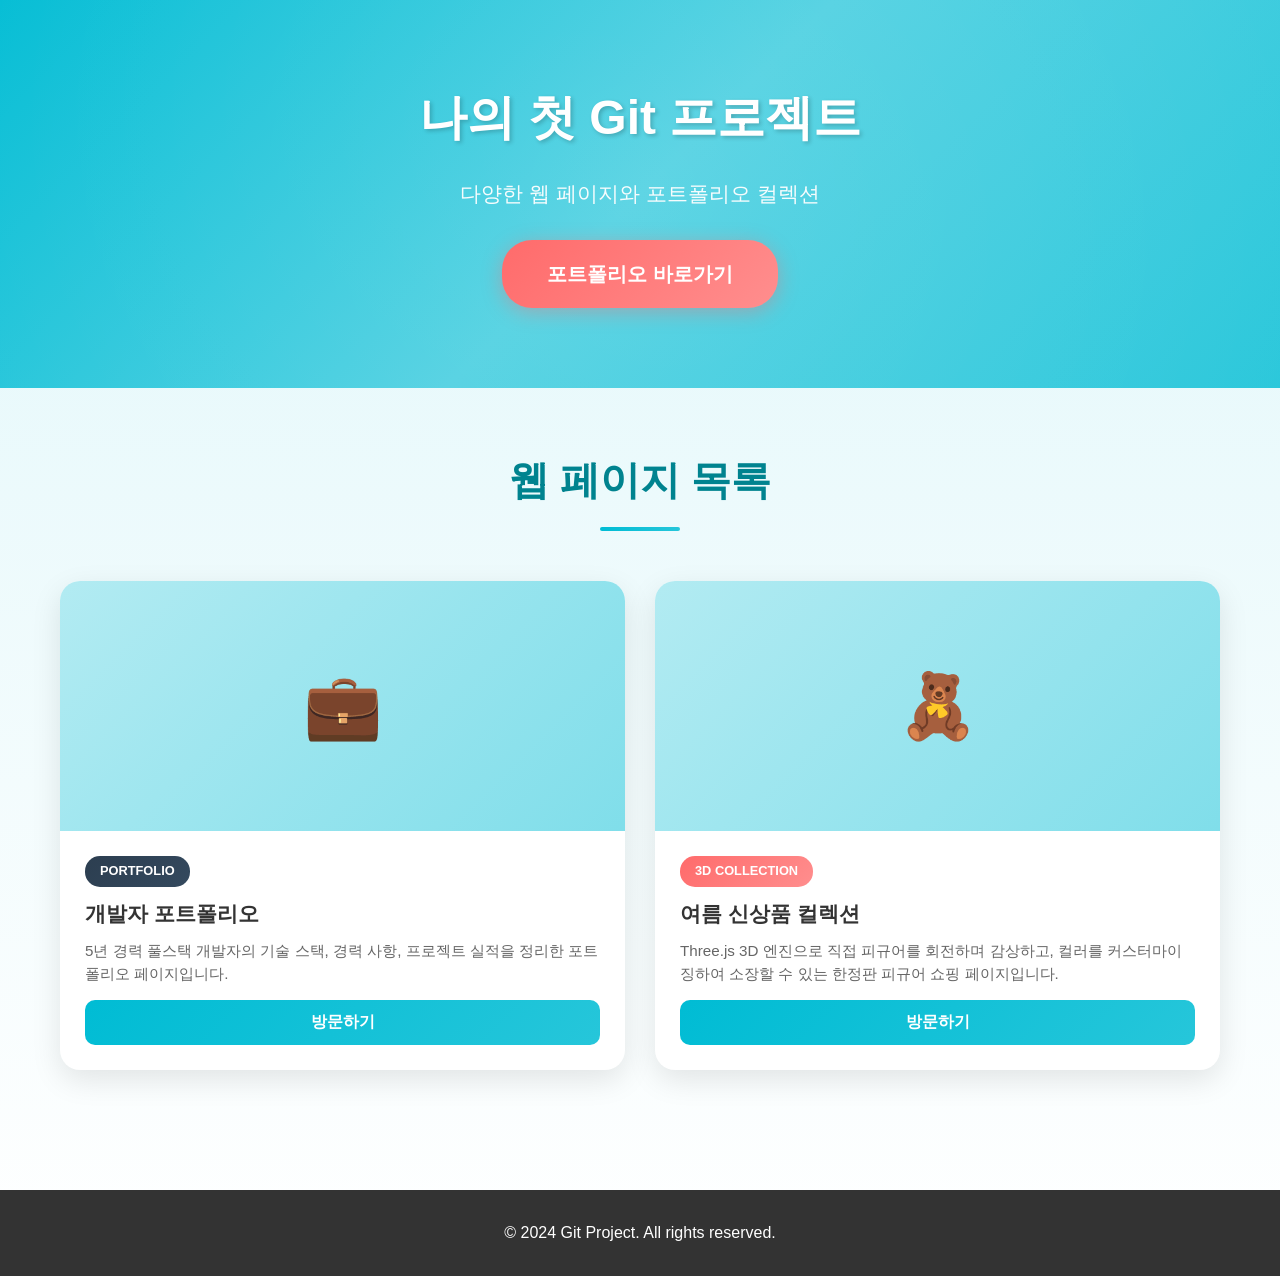
<file: index.html>
<!DOCTYPE html>
<html lang="ko">
  <head>
    <meta charset="UTF-8">
    <meta name="viewport" content="width=device-width, initial-scale=1.0">
    <title>Hello Git! - 나의 첫 Git 프로젝트</title>
    <link rel="stylesheet" href="style.css">
  </head>
  <body>
    <div class="hero">
        <div class="hero-content">
            <h1>나의 첫 Git 프로젝트</h1>
            <p>다양한 웹 페이지와 포트폴리오 컬렉션</p>
            <a href="portfolio.html" class="cta-button highlight">포트폴리오 바로가기</a>
        </div>
    </div>
    
    <div class="container">
        <h2 class="section-title">웹 페이지 목록</h2>
        
        <div class="products-grid">
            <!-- 개발자 포트폴리오 카드 -->
            <div class="product-card">
                <div class="product-image">💼</div>
                <div class="product-info">
                    <span class="product-badge" style="background: linear-gradient(135deg, #2c3e50 0%, #34495e 100%);">PORTFOLIO</span>
                    <h3 class="product-name">개발자 포트폴리오</h3>
                    <p class="product-description">5년 경력 풀스택 개발자의 기술 스택, 경력 사항, 프로젝트 실적을 정리한 포트폴리오 페이지입니다.</p>
                    <a href="portfolio.html" style="text-decoration: none;">
                        <button class="buy-button">방문하기</button>
                    </a>
                </div>
            </div>

            <!-- 여름 컬렉션 카드 -->
            <div class="product-card">
                <div class="product-image">🧸</div>
                <div class="product-info">
                    <span class="product-badge">3D COLLECTION</span>
                    <h3 class="product-name">여름 신상품 컬렉션</h3>
                    <p class="product-description">Three.js 3D 엔진으로 직접 피규어를 회전하며 감상하고, 컬러를 커스터마이징하여 소장할 수 있는 한정판 피규어 쇼핑 페이지입니다.</p>
                    <a href="summer-collection.html" style="text-decoration: none;">
                        <button class="buy-button">방문하기</button>
                    </a>
                </div>
            </div>
        </div>
    </div>

    <footer>
        <p>© 2024 Git Project. All rights reserved.</p>
    </footer>
  </body>
</html>
</file>
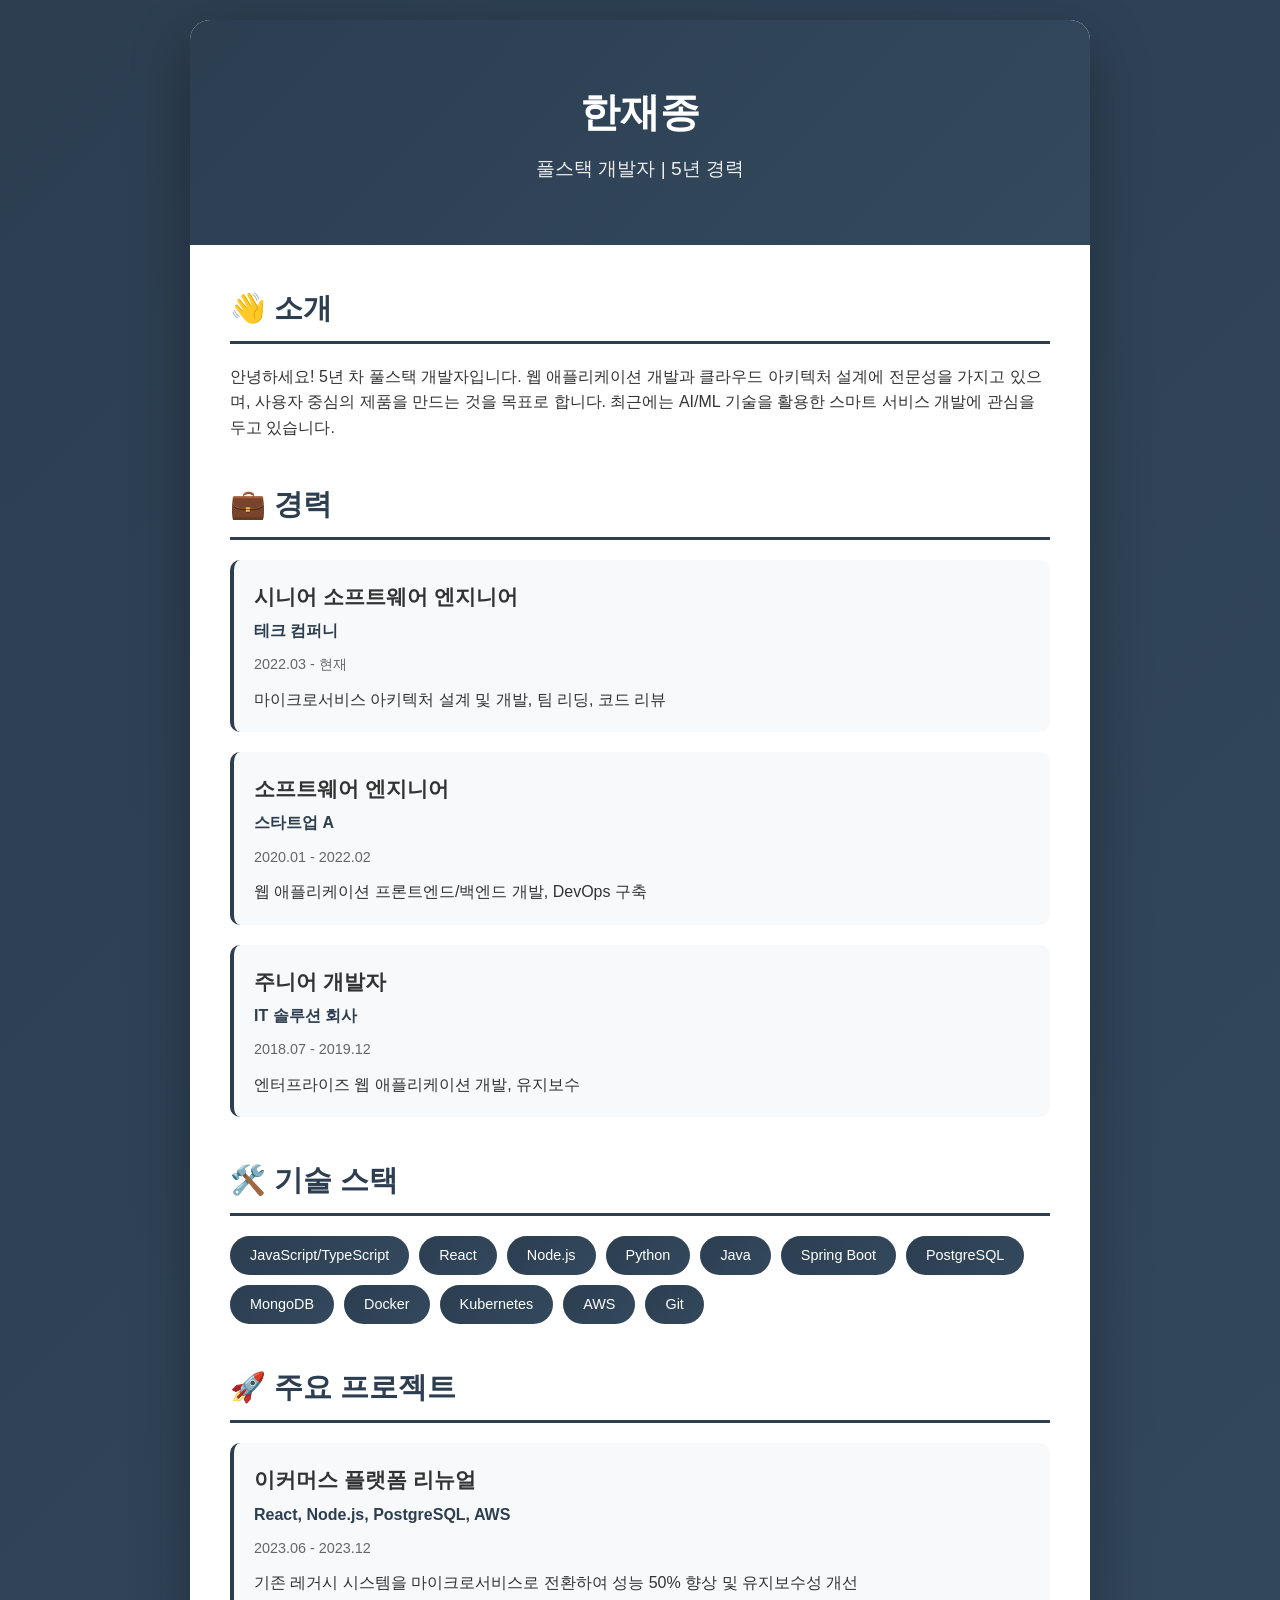
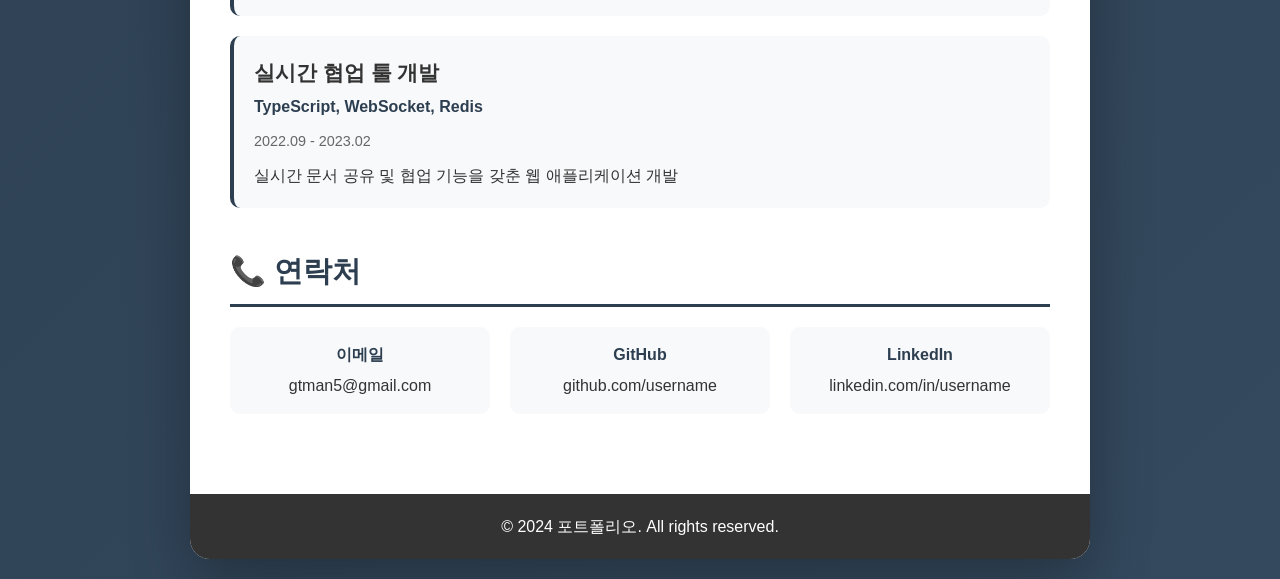
<file: portfolio.html>
<!DOCTYPE html>
<html lang="ko">
<head>
    <meta charset="UTF-8">
    <meta name="viewport" content="width=device-width, initial-scale=1.0">
    <title>개발자 포트폴리오</title>
    <style>
        * {
            margin: 0;
            padding: 0;
            box-sizing: border-box;
        }

        body {
            font-family: 'Segoe UI', Tahoma, Geneva, Verdana, sans-serif;
            line-height: 1.6;
            color: #333;
            background: linear-gradient(135deg, #2c3e50 0%, #34495e 100%);
            min-height: 100vh;
            padding: 20px;
        }

        .container {
            max-width: 900px;
            margin: 0 auto;
            background: white;
            border-radius: 20px;
            box-shadow: 0 20px 60px rgba(0, 0, 0, 0.3);
            overflow: hidden;
        }

        header {
            background: linear-gradient(135deg, #2c3e50 0%, #34495e 100%);
            color: white;
            padding: 60px 40px;
            text-align: center;
        }

        header h1 {
            font-size: 2.5em;
            margin-bottom: 10px;
        }

        header p {
            font-size: 1.2em;
            opacity: 0.9;
        }

        .content {
            padding: 40px;
        }

        section {
            margin-bottom: 40px;
        }

        section h2 {
            color: #2c3e50;
            font-size: 1.8em;
            margin-bottom: 20px;
            padding-bottom: 10px;
            border-bottom: 3px solid #2c3e50;
        }

        .experience-item, .project-item {
            background: #f8f9fa;
            padding: 20px;
            border-radius: 10px;
            margin-bottom: 20px;
            border-left: 4px solid #2c3e50;
        }

        .experience-item h3, .project-item h3 {
            color: #333;
            font-size: 1.3em;
            margin-bottom: 5px;
        }

        .experience-item .company, .project-item .tech {
            color: #2c3e50;
            font-weight: 600;
            margin-bottom: 10px;
        }

        .experience-item .period, .project-item .period {
            color: #666;
            font-size: 0.9em;
            margin-bottom: 10px;
        }

        .skills {
            display: flex;
            flex-wrap: wrap;
            gap: 10px;
        }

        .skill-tag {
            background: linear-gradient(135deg, #2c3e50 0%, #34495e 100%);
            color: white;
            padding: 8px 20px;
            border-radius: 20px;
            font-size: 0.9em;
        }

        .contact-info {
            display: grid;
            grid-template-columns: repeat(auto-fit, minmax(200px, 1fr));
            gap: 20px;
        }

        .contact-item {
            background: #f8f9fa;
            padding: 15px;
            border-radius: 10px;
            text-align: center;
        }

        .contact-item strong {
            color: #2c3e50;
            display: block;
            margin-bottom: 5px;
        }

        footer {
            background: #333;
            color: white;
            text-align: center;
            padding: 20px;
        }

        @media (max-width: 600px) {
            header {
                padding: 40px 20px;
            }

            header h1 {
                font-size: 2em;
            }

            .content {
                padding: 20px;
            }
        }
    </style>
</head>
<body>
    <div class="container">
        <header>
            <h1>한재종</h1>
            <p>풀스택 개발자 | 5년 경력</p>
        </header>

        <div class="content">
            <section>
                <h2>👋 소개</h2>
                <p>
                    안녕하세요! 5년 차 풀스택 개발자입니다. 웹 애플리케이션 개발과 클라우드 아키텍처 설계에 전문성을 가지고 있으며,
                    사용자 중심의 제품을 만드는 것을 목표로 합니다. 최근에는 AI/ML 기술을 활용한 스마트 서비스 개발에 관심을 두고 있습니다.
                </p>
            </section>

            <section>
                <h2>💼 경력</h2>
                <div class="experience-item">
                    <h3>시니어 소프트웨어 엔지니어</h3>
                    <div class="company">테크 컴퍼니</div>
                    <div class="period">2022.03 - 현재</div>
                    <p>마이크로서비스 아키텍처 설계 및 개발, 팀 리딩, 코드 리뷰</p>
                </div>
                <div class="experience-item">
                    <h3>소프트웨어 엔지니어</h3>
                    <div class="company">스타트업 A</div>
                    <div class="period">2020.01 - 2022.02</div>
                    <p>웹 애플리케이션 프론트엔드/백엔드 개발, DevOps 구축</p>
                </div>
                <div class="experience-item">
                    <h3>주니어 개발자</h3>
                    <div class="company">IT 솔루션 회사</div>
                    <div class="period">2018.07 - 2019.12</div>
                    <p>엔터프라이즈 웹 애플리케이션 개발, 유지보수</p>
                </div>
            </section>

            <section>
                <h2>🛠️ 기술 스택</h2>
                <div class="skills">
                    <span class="skill-tag">JavaScript/TypeScript</span>
                    <span class="skill-tag">React</span>
                    <span class="skill-tag">Node.js</span>
                    <span class="skill-tag">Python</span>
                    <span class="skill-tag">Java</span>
                    <span class="skill-tag">Spring Boot</span>
                    <span class="skill-tag">PostgreSQL</span>
                    <span class="skill-tag">MongoDB</span>
                    <span class="skill-tag">Docker</span>
                    <span class="skill-tag">Kubernetes</span>
                    <span class="skill-tag">AWS</span>
                    <span class="skill-tag">Git</span>
                </div>
            </section>

            <section>
                <h2>🚀 주요 프로젝트</h2>
                <div class="project-item">
                    <h3>이커머스 플랫폼 리뉴얼</h3>
                    <div class="tech">React, Node.js, PostgreSQL, AWS</div>
                    <div class="period">2023.06 - 2023.12</div>
                    <p>기존 레거시 시스템을 마이크로서비스로 전환하여 성능 50% 향상 및 유지보수성 개선</p>
                </div>
                <div class="project-item">
                    <h3>실시간 협업 툴 개발</h3>
                    <div class="tech">TypeScript, WebSocket, Redis</div>
                    <div class="period">2022.09 - 2023.02</div>
                    <p>실시간 문서 공유 및 협업 기능을 갖춘 웹 애플리케이션 개발</p>
                </div>
            </section>

            <section>
                <h2>📞 연락처</h2>
                <div class="contact-info">
                    <div class="contact-item">
                        <strong>이메일</strong>
                        gtman5@gmail.com
                    </div>
                    <div class="contact-item">
                        <strong>GitHub</strong>
                        github.com/username
                    </div>
                    <div class="contact-item">
                        <strong>LinkedIn</strong>
                        linkedin.com/in/username
                    </div>
                </div>
            </section>
        </div>

        <footer>
            <p>© 2024 포트폴리오. All rights reserved.</p>
        </footer>
    </div>
</body>
</html>
</file>
<file: style.css>
* {
    margin: 0;
    padding: 0;
    box-sizing: border-box;
}

body {
    font-family: 'Segoe UI', Tahoma, Geneva, Verdana, sans-serif;
    line-height: 1.6;
    color: #333;
    background: linear-gradient(180deg, #e0f7fa 0%, #ffffff 100%);
    min-height: 100vh;
}

.hero {
    background: linear-gradient(135deg, #00bcd4 0%, #4dd0e1 50%, #26c6da 100%);
    color: white;
    padding: 80px 20px;
    text-align: center;
    position: relative;
    overflow: hidden;
}

.hero::before {
    content: '';
    position: absolute;
    top: -50%;
    left: -50%;
    width: 200%;
    height: 200%;
    background: radial-gradient(circle, rgba(255,255,255,0.1) 0%, transparent 70%);
    animation: wave 8s ease-in-out infinite;
}

@keyframes wave {
    0%, 100% { transform: translate(0, 0); }
    50% { transform: translate(20px, 20px); }
}

.hero-content {
    position: relative;
    z-index: 1;
}

.hero h1 {
    font-size: 3em;
    margin-bottom: 20px;
    text-shadow: 2px 2px 4px rgba(0,0,0,0.2);
}

.hero p {
    font-size: 1.3em;
    margin-bottom: 30px;
    opacity: 0.95;
}

.cta-button {
    display: inline-block;
    background: white;
    color: #00bcd4;
    padding: 15px 40px;
    border-radius: 30px;
    text-decoration: none;
    font-weight: bold;
    font-size: 1.1em;
    transition: all 0.3s ease;
    box-shadow: 0 4px 15px rgba(0,0,0,0.2);
}

.cta-button:hover {
    transform: translateY(-3px);
    box-shadow: 0 6px 20px rgba(0,0,0,0.3);
}

.cta-button.highlight {
    background: linear-gradient(135deg, #ff6b6b 0%, #ff8e8e 100%);
    color: white;
    font-size: 1.25em;
    padding: 18px 45px;
    box-shadow: 0 4px 20px rgba(255, 107, 107, 0.4);
    animation: cta-pulse 2s infinite ease-in-out;
}

.cta-button.highlight:hover {
    background: linear-gradient(135deg, #ff4d4d 0%, #ff6b6b 100%);
    box-shadow: 0 6px 25px rgba(255, 107, 107, 0.6);
    animation: none;
    transform: translateY(-4px) scale(1.03);
}

@keyframes cta-pulse {
    0% {
        transform: scale(1);
        box-shadow: 0 4px 20px rgba(255, 107, 107, 0.4);
    }
    50% {
        transform: scale(1.05);
        box-shadow: 0 8px 30px rgba(255, 107, 107, 0.7);
    }
    100% {
        transform: scale(1);
        box-shadow: 0 4px 20px rgba(255, 107, 107, 0.4);
    }
}

.container {
    max-width: 1200px;
    margin: 0 auto;
    padding: 60px 20px;
}

.section-title {
    text-align: center;
    font-size: 2.5em;
    color: #00838f;
    margin-bottom: 50px;
    position: relative;
}

.section-title::after {
    content: '';
    display: block;
    width: 80px;
    height: 4px;
    background: linear-gradient(90deg, #00bcd4, #26c6da);
    margin: 15px auto 0;
    border-radius: 2px;
}

.products-grid {
    display: grid;
    grid-template-columns: repeat(auto-fit, minmax(280px, 1fr));
    gap: 30px;
    margin-bottom: 60px;
}

.product-card {
    background: white;
    border-radius: 20px;
    overflow: hidden;
    box-shadow: 0 10px 30px rgba(0,0,0,0.1);
    transition: all 0.3s ease;
}

.product-card:hover {
    transform: translateY(-10px);
    box-shadow: 0 15px 40px rgba(0,0,0,0.15);
}

.product-image {
    width: 100%;
    height: 250px;
    background: linear-gradient(135deg, #b2ebf2 0%, #80deea 100%);
    display: flex;
    align-items: center;
    justify-content: center;
    font-size: 4em;
    color: white;
}

.product-info {
    padding: 25px;
}

.product-badge {
    display: inline-block;
    background: linear-gradient(135deg, #ff6b6b, #ff8e8e);
    color: white;
    padding: 5px 15px;
    border-radius: 15px;
    font-size: 0.8em;
    font-weight: bold;
    margin-bottom: 10px;
}

.product-name {
    font-size: 1.3em;
    font-weight: bold;
    color: #333;
    margin-bottom: 10px;
}

.product-description {
    color: #666;
    font-size: 0.95em;
    margin-bottom: 15px;
    line-height: 1.5;
}

.product-price {
    display: flex;
    align-items: center;
    justify-content: space-between;
    margin-bottom: 15px;
}

.price-current {
    font-size: 1.5em;
    font-weight: bold;
    color: #00838f;
}

.price-original {
    font-size: 1em;
    color: #999;
    text-decoration: line-through;
}

.buy-button {
    width: 100%;
    padding: 12px;
    background: linear-gradient(135deg, #00bcd4 0%, #26c6da 100%);
    color: white;
    border: none;
    border-radius: 10px;
    font-size: 1em;
    font-weight: bold;
    cursor: pointer;
    transition: all 0.3s ease;
}

.buy-button:hover {
    background: linear-gradient(135deg, #0097a7 0%, #00bcd4 100%);
}

.features {
    background: white;
    padding: 60px 20px;
    margin: 60px 0;
}

.features-grid {
    display: grid;
    grid-template-columns: repeat(auto-fit, minmax(250px, 1fr));
    gap: 30px;
    max-width: 1200px;
    margin: 0 auto;
}

.feature-item {
    text-align: center;
    padding: 30px;
}

.feature-icon {
    font-size: 3em;
    margin-bottom: 20px;
}

.feature-title {
    font-size: 1.3em;
    font-weight: bold;
    color: #00838f;
    margin-bottom: 10px;
}

.feature-description {
    color: #666;
}

.newsletter {
    background: linear-gradient(135deg, #00bcd4 0%, #26c6da 100%);
    color: white;
    padding: 60px 20px;
    text-align: center;
}

.newsletter h2 {
    font-size: 2em;
    margin-bottom: 15px;
}

.newsletter p {
    margin-bottom: 30px;
    opacity: 0.95;
}

.newsletter-form {
    display: flex;
    justify-content: center;
    gap: 10px;
    max-width: 500px;
    margin: 0 auto;
    flex-wrap: wrap;
}

.newsletter-form input {
    flex: 1;
    padding: 15px 20px;
    border: none;
    border-radius: 30px;
    font-size: 1em;
    min-width: 200px;
}

.newsletter-form button {
    padding: 15px 30px;
    background: #00838f;
    color: white;
    border: none;
    border-radius: 30px;
    font-size: 1em;
    font-weight: bold;
    cursor: pointer;
    transition: all 0.3s ease;
}

.newsletter-form button:hover {
    background: #006064;
}

footer {
    background: #333;
    color: white;
    text-align: center;
    padding: 30px 20px;
}

@media (max-width: 768px) {
    .hero h1 {
        font-size: 2em;
    }

    .hero p {
        font-size: 1em;
    }

    .section-title {
        font-size: 2em;
    }

    .products-grid {
        grid-template-columns: 1fr;
    }
}
</file>
